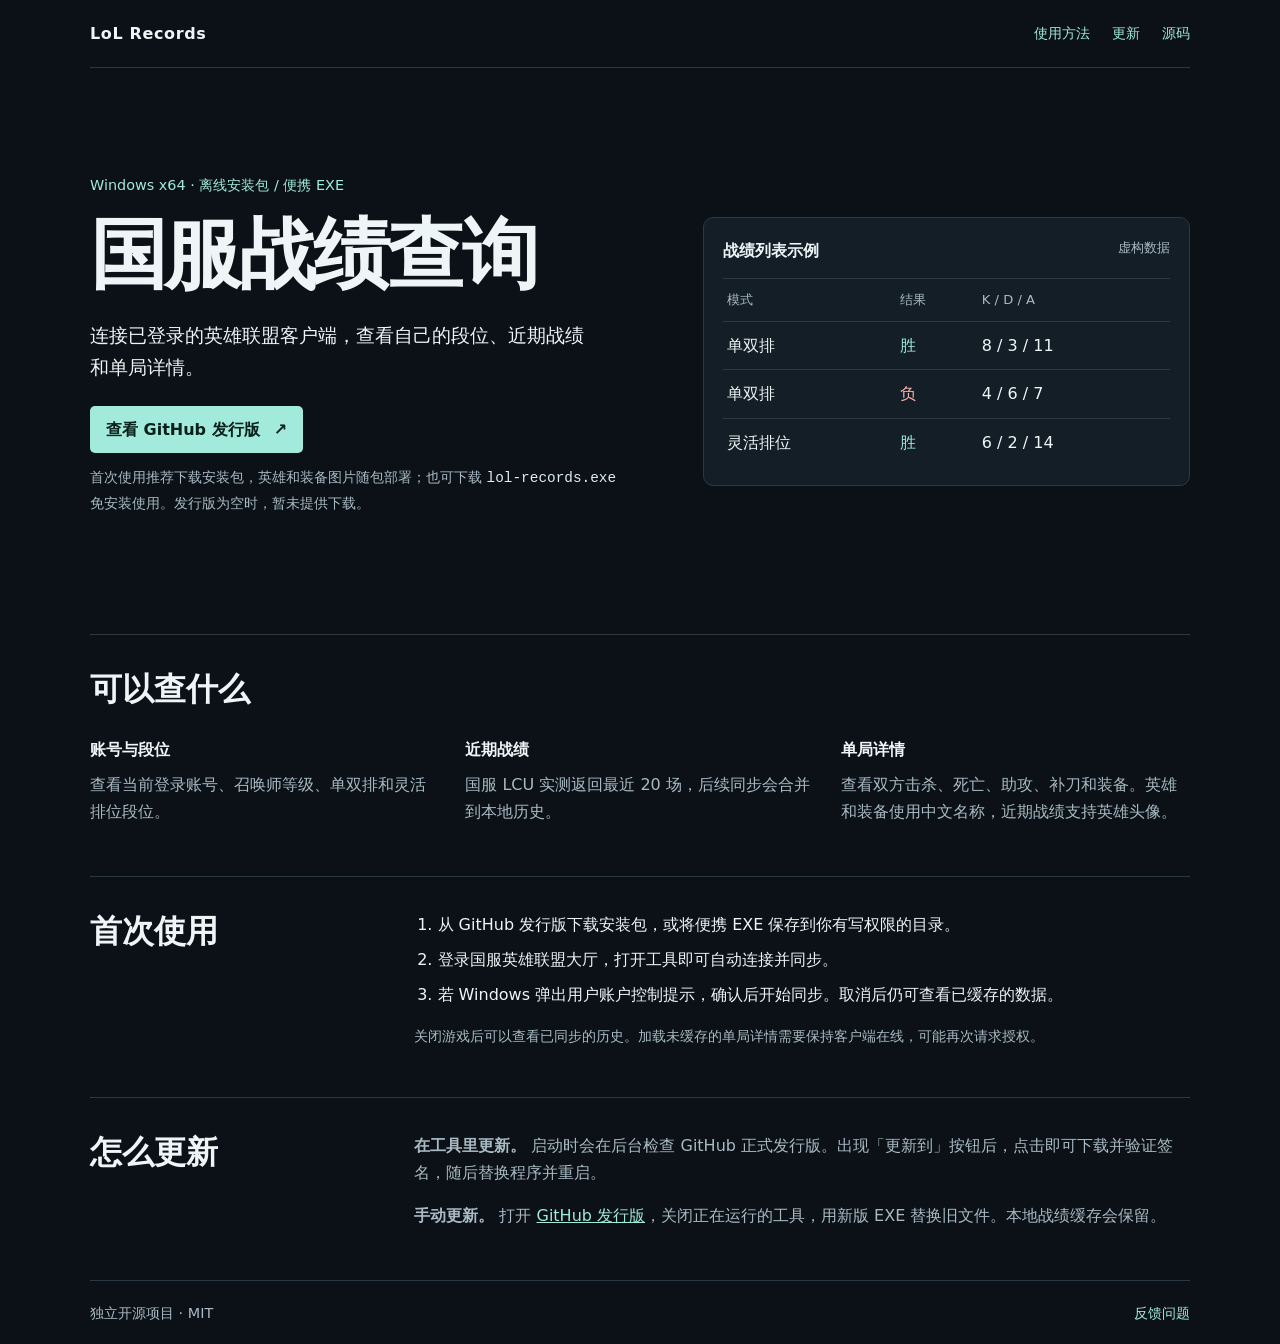
<file: index.html>
<!doctype html>
<html lang="zh-CN">
<head>
  <meta charset="utf-8">
  <meta name="viewport" content="width=device-width, initial-scale=1">
  <meta name="description" content="Windows 英雄联盟国服战绩查询工具，提供包含图片的安装包与免安装 EXE。查看段位、近期战绩和单局详情。">
  <title>国服战绩查询 · LoL Records</title>
  <link rel="stylesheet" href="style.css">
</head>
<body>
  <header class="wrap top">
    <a class="brand" href="#home">LoL Records</a>
    <nav aria-label="页面导航">
      <a href="#start">使用方法</a>
      <a href="#updates">更新</a>
      <a href="https://github.com/FFACK/lol-records">源码</a>
    </nav>
  </header>
  <main id="home" class="wrap">
    <section class="hero" aria-labelledby="title">
      <div>
        <p class="label">Windows x64 · 离线安装包 / 便携 EXE</p>
        <h1 id="title">国服战绩查询</h1>
        <p class="intro">连接已登录的英雄联盟客户端，查看自己的段位、近期战绩和单局详情。</p>
        <a class="button" href="https://github.com/FFACK/lol-records/releases">查看 GitHub 发行版 <span aria-hidden="true">↗</span></a>
        <p class="muted">首次使用推荐下载安装包，英雄和装备图片随包部署；也可下载 <code>lol-records.exe</code> 免安装使用。发行版为空时，暂未提供下载。</p>
      </div>
      <figure class="sample">
        <figcaption>战绩列表示例 <span>虚构数据</span></figcaption>
        <table>
          <thead><tr><th scope="col">模式</th><th scope="col">结果</th><th scope="col">K / D / A</th></tr></thead>
          <tbody>
            <tr><td>单双排</td><td class="win">胜</td><td>8 / 3 / 11</td></tr>
            <tr><td>单双排</td><td class="loss">负</td><td>4 / 6 / 7</td></tr>
            <tr><td>灵活排位</td><td class="win">胜</td><td>6 / 2 / 14</td></tr>
          </tbody>
        </table>
      </figure>
    </section>
    <section class="band" aria-labelledby="features">
      <h2 id="features">可以查什么</h2>
      <div class="features">
        <div><h3>账号与段位</h3><p>查看当前登录账号、召唤师等级、单双排和灵活排位段位。</p></div>
        <div><h3>近期战绩</h3><p>国服 LCU 实测返回最近 20 场，后续同步会合并到本地历史。</p></div>
        <div><h3>单局详情</h3><p>查看双方击杀、死亡、助攻、补刀和装备。英雄和装备使用中文名称，近期战绩支持英雄头像。</p></div>
      </div>
    </section>
    <section class="band split" id="start">
      <h2>首次使用</h2>
      <div>
        <ol>
          <li>从 GitHub 发行版下载安装包，或将便携 EXE 保存到你有写权限的目录。</li>
          <li>登录国服英雄联盟大厅，打开工具即可自动连接并同步。</li>
          <li>若 Windows 弹出用户账户控制提示，确认后开始同步。取消后仍可查看已缓存的数据。</li>
        </ol>
        <p class="muted">关闭游戏后可以查看已同步的历史。加载未缓存的单局详情需要保持客户端在线，可能再次请求授权。</p>
      </div>
    </section>
    <section class="band split" id="updates">
      <h2>怎么更新</h2>
      <div>
        <p><strong>在工具里更新。</strong> 启动时会在后台检查 GitHub 正式发行版。出现「更新到」按钮后，点击即可下载并验证签名，随后替换程序并重启。</p>
        <p><strong>手动更新。</strong> 打开 <a href="https://github.com/FFACK/lol-records/releases">GitHub 发行版</a>，关闭正在运行的工具，用新版 EXE 替换旧文件。本地战绩缓存会保留。</p>
      </div>
    </section>
  </main>
  <footer class="wrap foot">
    <span>独立开源项目 · MIT</span>
    <a href="https://github.com/FFACK/lol-records/issues">反馈问题</a>
  </footer>
</body>
</html>
</file>
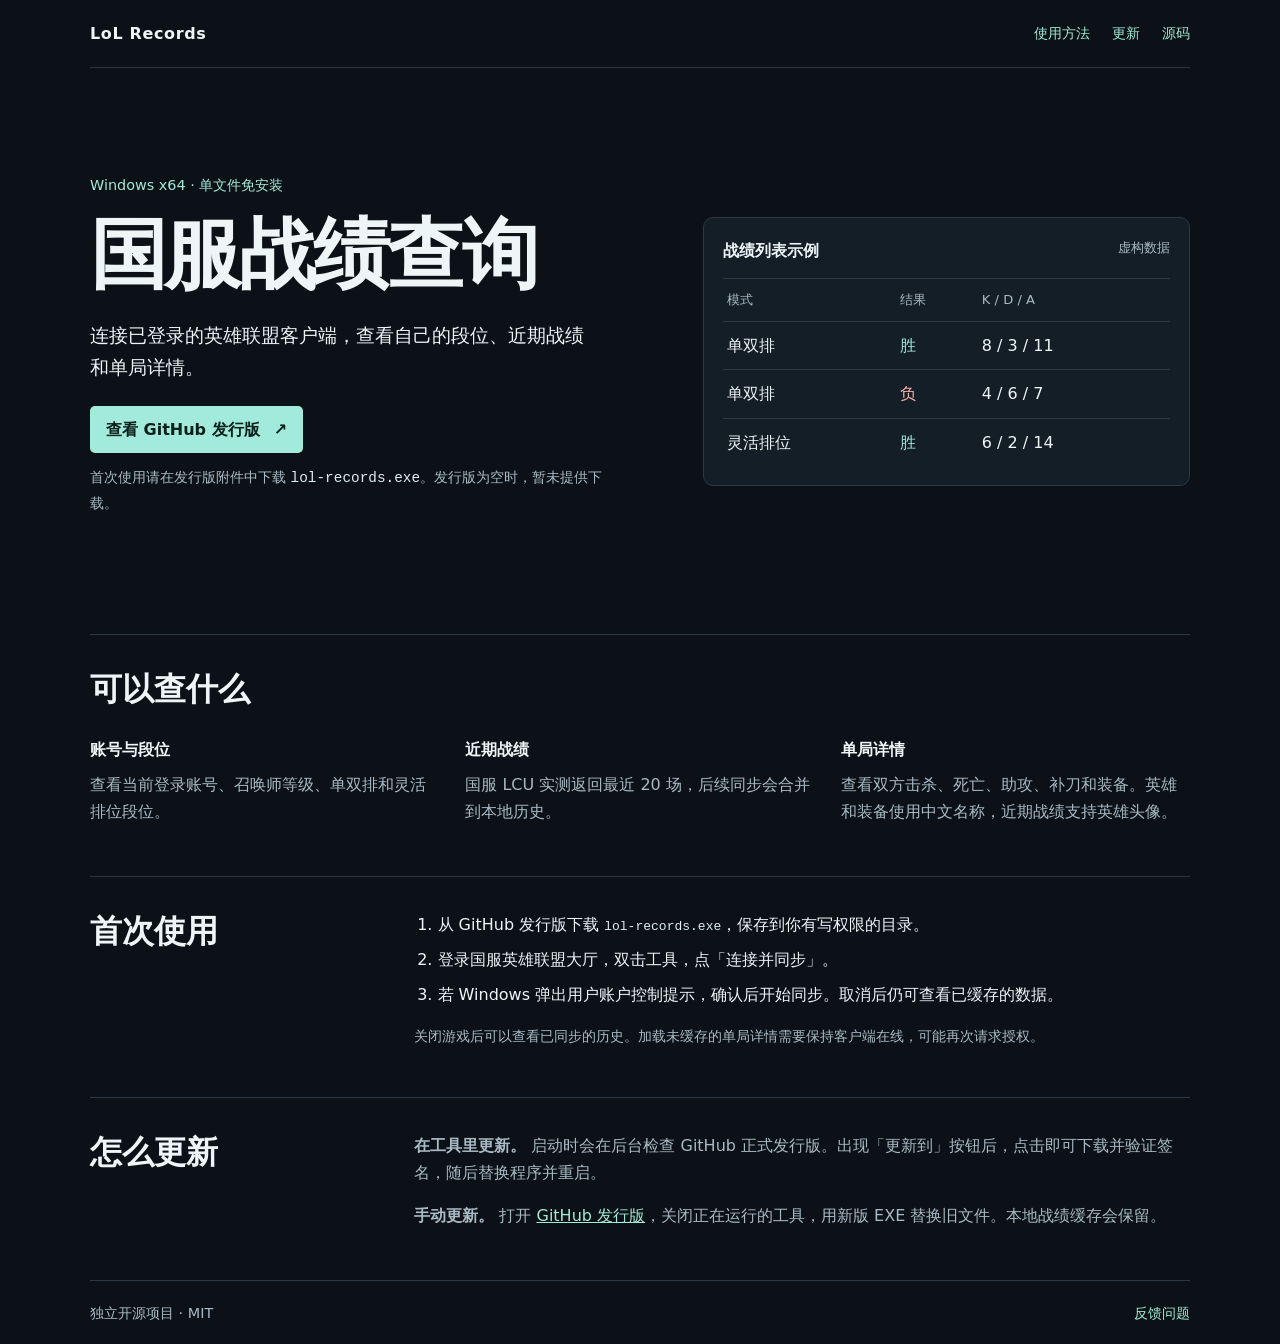
<file: docs/index.html>
<!doctype html>
<html lang="zh-CN">
<head>
  <meta charset="utf-8">
  <meta name="viewport" content="width=device-width, initial-scale=1">
  <meta name="description" content="Windows 免安装的英雄联盟国服战绩查询工具。查看本人段位、近期战绩和单局详情。">
  <title>国服战绩查询 · LoL Records</title>
  <link rel="stylesheet" href="style.css">
</head>
<body>
  <header class="wrap top">
    <a class="brand" href="#home">LoL Records</a>
    <nav aria-label="页面导航">
      <a href="#start">使用方法</a>
      <a href="#updates">更新</a>
      <a href="https://github.com/FFACK/lol-records">源码</a>
    </nav>
  </header>
  <main id="home" class="wrap">
    <section class="hero" aria-labelledby="title">
      <div>
        <p class="label">Windows x64 · 单文件免安装</p>
        <h1 id="title">国服战绩查询</h1>
        <p class="intro">连接已登录的英雄联盟客户端，查看自己的段位、近期战绩和单局详情。</p>
        <a class="button" href="https://github.com/FFACK/lol-records/releases">查看 GitHub 发行版 <span aria-hidden="true">↗</span></a>
        <p class="muted">首次使用请在发行版附件中下载 <code>lol-records.exe</code>。发行版为空时，暂未提供下载。</p>
      </div>
      <figure class="sample">
        <figcaption>战绩列表示例 <span>虚构数据</span></figcaption>
        <table>
          <thead><tr><th scope="col">模式</th><th scope="col">结果</th><th scope="col">K / D / A</th></tr></thead>
          <tbody>
            <tr><td>单双排</td><td class="win">胜</td><td>8 / 3 / 11</td></tr>
            <tr><td>单双排</td><td class="loss">负</td><td>4 / 6 / 7</td></tr>
            <tr><td>灵活排位</td><td class="win">胜</td><td>6 / 2 / 14</td></tr>
          </tbody>
        </table>
      </figure>
    </section>
    <section class="band" aria-labelledby="features">
      <h2 id="features">可以查什么</h2>
      <div class="features">
        <div><h3>账号与段位</h3><p>查看当前登录账号、召唤师等级、单双排和灵活排位段位。</p></div>
        <div><h3>近期战绩</h3><p>国服 LCU 实测返回最近 20 场，后续同步会合并到本地历史。</p></div>
        <div><h3>单局详情</h3><p>查看双方击杀、死亡、助攻、补刀和装备。英雄和装备使用中文名称，近期战绩支持英雄头像。</p></div>
      </div>
    </section>
    <section class="band split" id="start">
      <h2>首次使用</h2>
      <div>
        <ol>
          <li>从 GitHub 发行版下载 <code>lol-records.exe</code>，保存到你有写权限的目录。</li>
          <li>登录国服英雄联盟大厅，双击工具，点「连接并同步」。</li>
          <li>若 Windows 弹出用户账户控制提示，确认后开始同步。取消后仍可查看已缓存的数据。</li>
        </ol>
        <p class="muted">关闭游戏后可以查看已同步的历史。加载未缓存的单局详情需要保持客户端在线，可能再次请求授权。</p>
      </div>
    </section>
    <section class="band split" id="updates">
      <h2>怎么更新</h2>
      <div>
        <p><strong>在工具里更新。</strong> 启动时会在后台检查 GitHub 正式发行版。出现「更新到」按钮后，点击即可下载并验证签名，随后替换程序并重启。</p>
        <p><strong>手动更新。</strong> 打开 <a href="https://github.com/FFACK/lol-records/releases">GitHub 发行版</a>，关闭正在运行的工具，用新版 EXE 替换旧文件。本地战绩缓存会保留。</p>
      </div>
    </section>
  </main>
  <footer class="wrap foot">
    <span>独立开源项目 · MIT</span>
    <a href="https://github.com/FFACK/lol-records/issues">反馈问题</a>
  </footer>
</body>
</html>
</file>
<file: style.css>
:root {
  color-scheme: dark;
  font-family: Inter, "Microsoft YaHei UI", system-ui, sans-serif;
  color: #edf5f6;
  background: #0b1116;
  --muted: #a9bac4;
  --line: #2b3943;
  --accent: #a2eadb;
}
* { box-sizing: border-box; }
html { scroll-behavior: smooth; }
body { margin: 0; line-height: 1.7; }
a { color: var(--accent); }
a:focus-visible { outline: 3px solid var(--accent); outline-offset: 5px; }
.wrap { width: min(1100px, calc(100% - 48px)); margin-inline: auto; }
.top, .foot { display: flex; flex-wrap: wrap; align-items: center; justify-content: space-between; gap: 12px; padding-block: 20px; }
.top { border-bottom: 1px solid var(--line); }
.top a, .foot a { text-decoration: none; }
.brand { color: inherit; font-weight: 750; letter-spacing: .04em; }
nav { display: flex; flex-wrap: wrap; gap: 22px; font-size: .9rem; }
.hero { display: grid; grid-template-columns: 1.1fr 1fr; align-items: center; gap: clamp(28px, 6vw, 82px); padding-block: clamp(48px, 10vw, 105px); }
.label { color: var(--accent); font-size: .9rem; }
h1, h2, h3, p { margin-top: 0; }
h1 { font-size: clamp(2.35rem, 6.8vw, 4.8rem); line-height: 1.13; margin-bottom: 20px; letter-spacing: -.035em; }
h2 { line-height: 1.25; font-size: clamp(1.5rem, 3.4vw, 2rem); }
h3 { font-size: 1rem; margin-bottom: 8px; }
.intro { font-size: 1.18rem; max-width: 32rem; }
.muted { color: var(--muted); font-size: .9rem; }
.button { display: inline-flex; align-items: center; gap: 14px; padding: 10px 16px; margin: 4px 0 12px; background: var(--accent); color: #09201c; border-radius: 5px; font-weight: 750; text-decoration: none; }
.button:hover { background: #c6f9ef; }
.sample { margin: 0; padding: 19px; border: 1px solid var(--line); border-radius: 10px; background: #131e27; }
figcaption { margin-bottom: 14px; font-weight: 700; display: flex; flex-wrap: wrap; justify-content: space-between; gap: 8px; }
figcaption span { font-weight: 400; color: var(--muted); font-size: .8rem; }
table { border-collapse: collapse; width: 100%; font-variant-numeric: tabular-nums; }
th, td { padding: 10px 4px; text-align: left; border-top: 1px solid var(--line); }
th { font-size: .82rem; color: var(--muted); font-weight: 500; }
.win { color: #a2eadb; }
.loss { color: #ffb5af; }
.band { border-top: 1px solid var(--line); padding-block: 34px; }
.band p { color: var(--muted); }
.features { display: grid; grid-template-columns: repeat(3, 1fr); gap: 26px; }
.split { display: grid; grid-template-columns: minmax(140px, 1fr) 2.6fr; gap: 26px; }
ol { padding-left: 1.45rem; margin-top: 0; }
li + li { margin-top: 8px; }
code { color: #e0eeef; overflow-wrap: anywhere; }
.foot { color: var(--muted); border-top: 1px solid var(--line); font-size: .9rem; }
@media (max-width: 700px) {
  .wrap { width: calc(100% - 32px); }
  .hero, .features, .split { grid-template-columns: 1fr; }
  .features, .split { gap: 12px; }
}
@media (prefers-reduced-motion: reduce) { html { scroll-behavior: auto; } }
</file>
<file: docs/style.css>
:root {
  color-scheme: dark;
  font-family: Inter, "Microsoft YaHei UI", system-ui, sans-serif;
  color: #edf5f6;
  background: #0b1116;
  --muted: #a9bac4;
  --line: #2b3943;
  --accent: #a2eadb;
}
* { box-sizing: border-box; }
html { scroll-behavior: smooth; }
body { margin: 0; line-height: 1.7; }
a { color: var(--accent); }
a:focus-visible { outline: 3px solid var(--accent); outline-offset: 5px; }
.wrap { width: min(1100px, calc(100% - 48px)); margin-inline: auto; }
.top, .foot { display: flex; flex-wrap: wrap; align-items: center; justify-content: space-between; gap: 12px; padding-block: 20px; }
.top { border-bottom: 1px solid var(--line); }
.top a, .foot a { text-decoration: none; }
.brand { color: inherit; font-weight: 750; letter-spacing: .04em; }
nav { display: flex; flex-wrap: wrap; gap: 22px; font-size: .9rem; }
.hero { display: grid; grid-template-columns: 1.1fr 1fr; align-items: center; gap: clamp(28px, 6vw, 82px); padding-block: clamp(48px, 10vw, 105px); }
.label { color: var(--accent); font-size: .9rem; }
h1, h2, h3, p { margin-top: 0; }
h1 { font-size: clamp(2.35rem, 6.8vw, 4.8rem); line-height: 1.13; margin-bottom: 20px; letter-spacing: -.035em; }
h2 { line-height: 1.25; font-size: clamp(1.5rem, 3.4vw, 2rem); }
h3 { font-size: 1rem; margin-bottom: 8px; }
.intro { font-size: 1.18rem; max-width: 32rem; }
.muted { color: var(--muted); font-size: .9rem; }
.button { display: inline-flex; align-items: center; gap: 14px; padding: 10px 16px; margin: 4px 0 12px; background: var(--accent); color: #09201c; border-radius: 5px; font-weight: 750; text-decoration: none; }
.button:hover { background: #c6f9ef; }
.sample { margin: 0; padding: 19px; border: 1px solid var(--line); border-radius: 10px; background: #131e27; }
figcaption { margin-bottom: 14px; font-weight: 700; display: flex; flex-wrap: wrap; justify-content: space-between; gap: 8px; }
figcaption span { font-weight: 400; color: var(--muted); font-size: .8rem; }
table { border-collapse: collapse; width: 100%; font-variant-numeric: tabular-nums; }
th, td { padding: 10px 4px; text-align: left; border-top: 1px solid var(--line); }
th { font-size: .82rem; color: var(--muted); font-weight: 500; }
.win { color: #a2eadb; }
.loss { color: #ffb5af; }
.band { border-top: 1px solid var(--line); padding-block: 34px; }
.band p { color: var(--muted); }
.features { display: grid; grid-template-columns: repeat(3, 1fr); gap: 26px; }
.split { display: grid; grid-template-columns: minmax(140px, 1fr) 2.6fr; gap: 26px; }
ol { padding-left: 1.45rem; margin-top: 0; }
li + li { margin-top: 8px; }
code { color: #e0eeef; overflow-wrap: anywhere; }
.foot { color: var(--muted); border-top: 1px solid var(--line); font-size: .9rem; }
@media (max-width: 700px) {
  .wrap { width: calc(100% - 32px); }
  .hero, .features, .split { grid-template-columns: 1fr; }
  .features, .split { gap: 12px; }
}
@media (prefers-reduced-motion: reduce) { html { scroll-behavior: auto; } }
</file>
